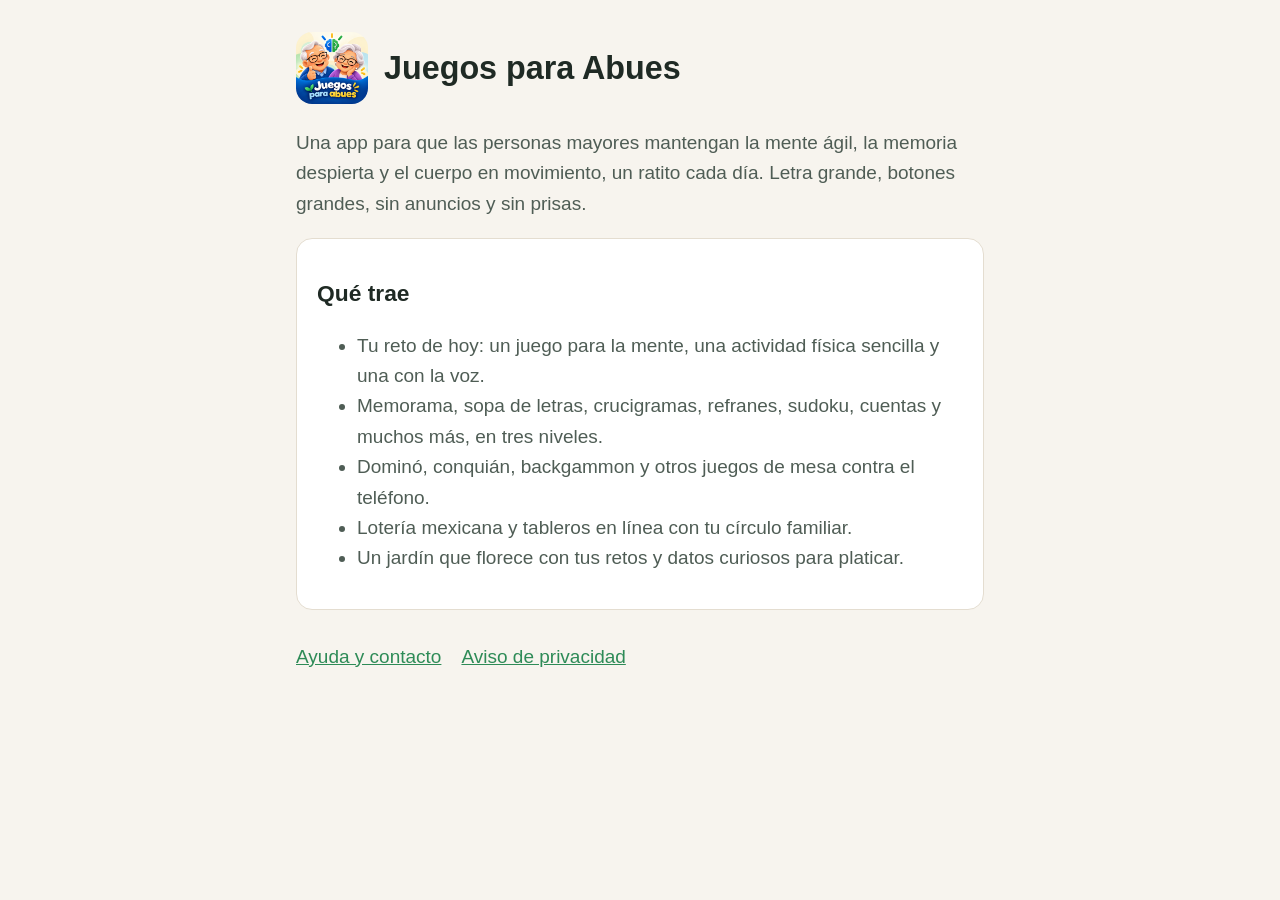
<file: index.html>
<!doctype html>
<html lang="es-MX">
<head>
<meta charset="utf-8">
<meta name="viewport" content="width=device-width, initial-scale=1">
<title>Juegos para Abues</title>
<link rel="stylesheet" href="estilo.css">
</head>
<body>
<main>
<header>
  <img src="icono.png" alt="">
  <h1>Juegos para Abues</h1>
</header>

<p>Una app para que las personas mayores mantengan la mente ágil, la memoria despierta y el cuerpo en
movimiento, un ratito cada día. Letra grande, botones grandes, sin anuncios y sin prisas.</p>

<section>
<h2>Qué trae</h2>
<ul>
  <li>Tu reto de hoy: un juego para la mente, una actividad física sencilla y una con la voz.</li>
  <li>Memorama, sopa de letras, crucigramas, refranes, sudoku, cuentas y muchos más, en tres niveles.</li>
  <li>Dominó, conquián, backgammon y otros juegos de mesa contra el teléfono.</li>
  <li>Lotería mexicana y tableros en línea con tu círculo familiar.</li>
  <li>Un jardín que florece con tus retos y datos curiosos para platicar.</li>
</ul>
</section>

<nav><a href="soporte.html">Ayuda y contacto</a><a href="privacidad.html">Aviso de privacidad</a></nav>
</main>
</body>
</html>
</file>
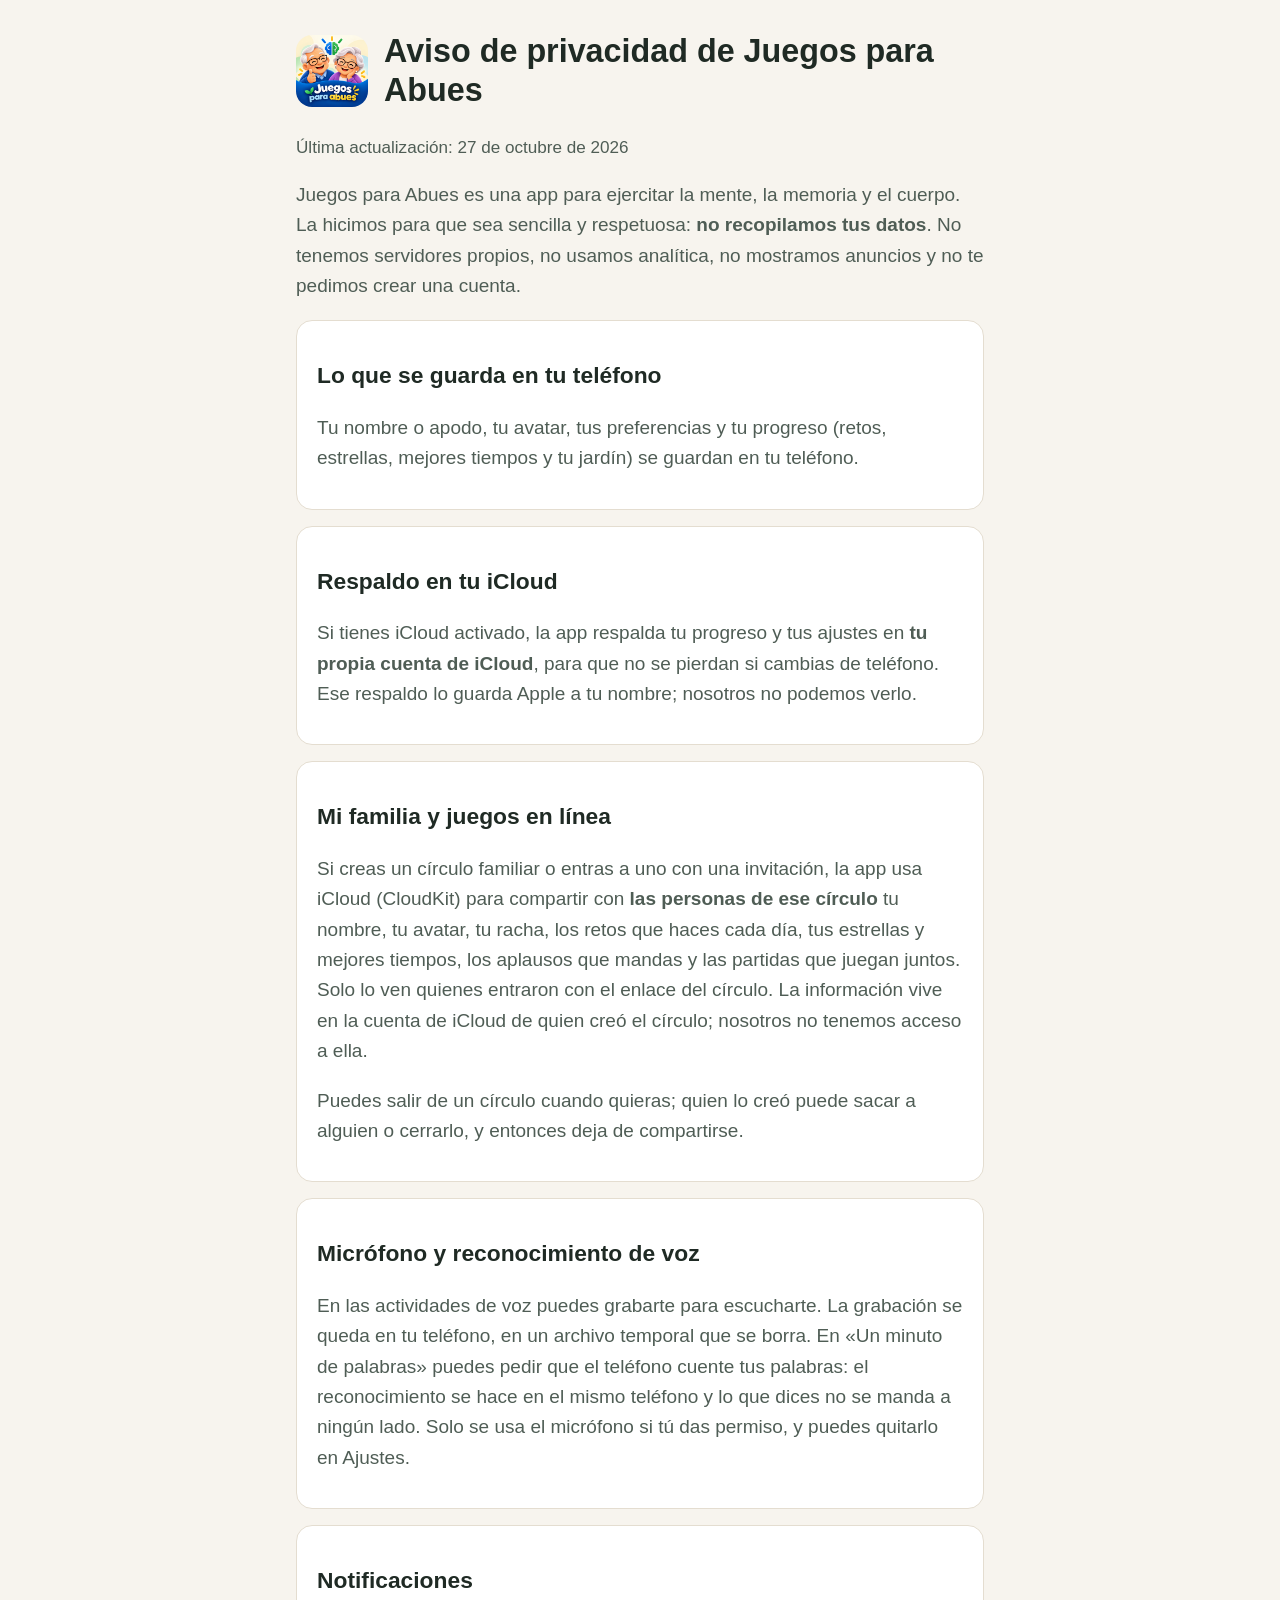
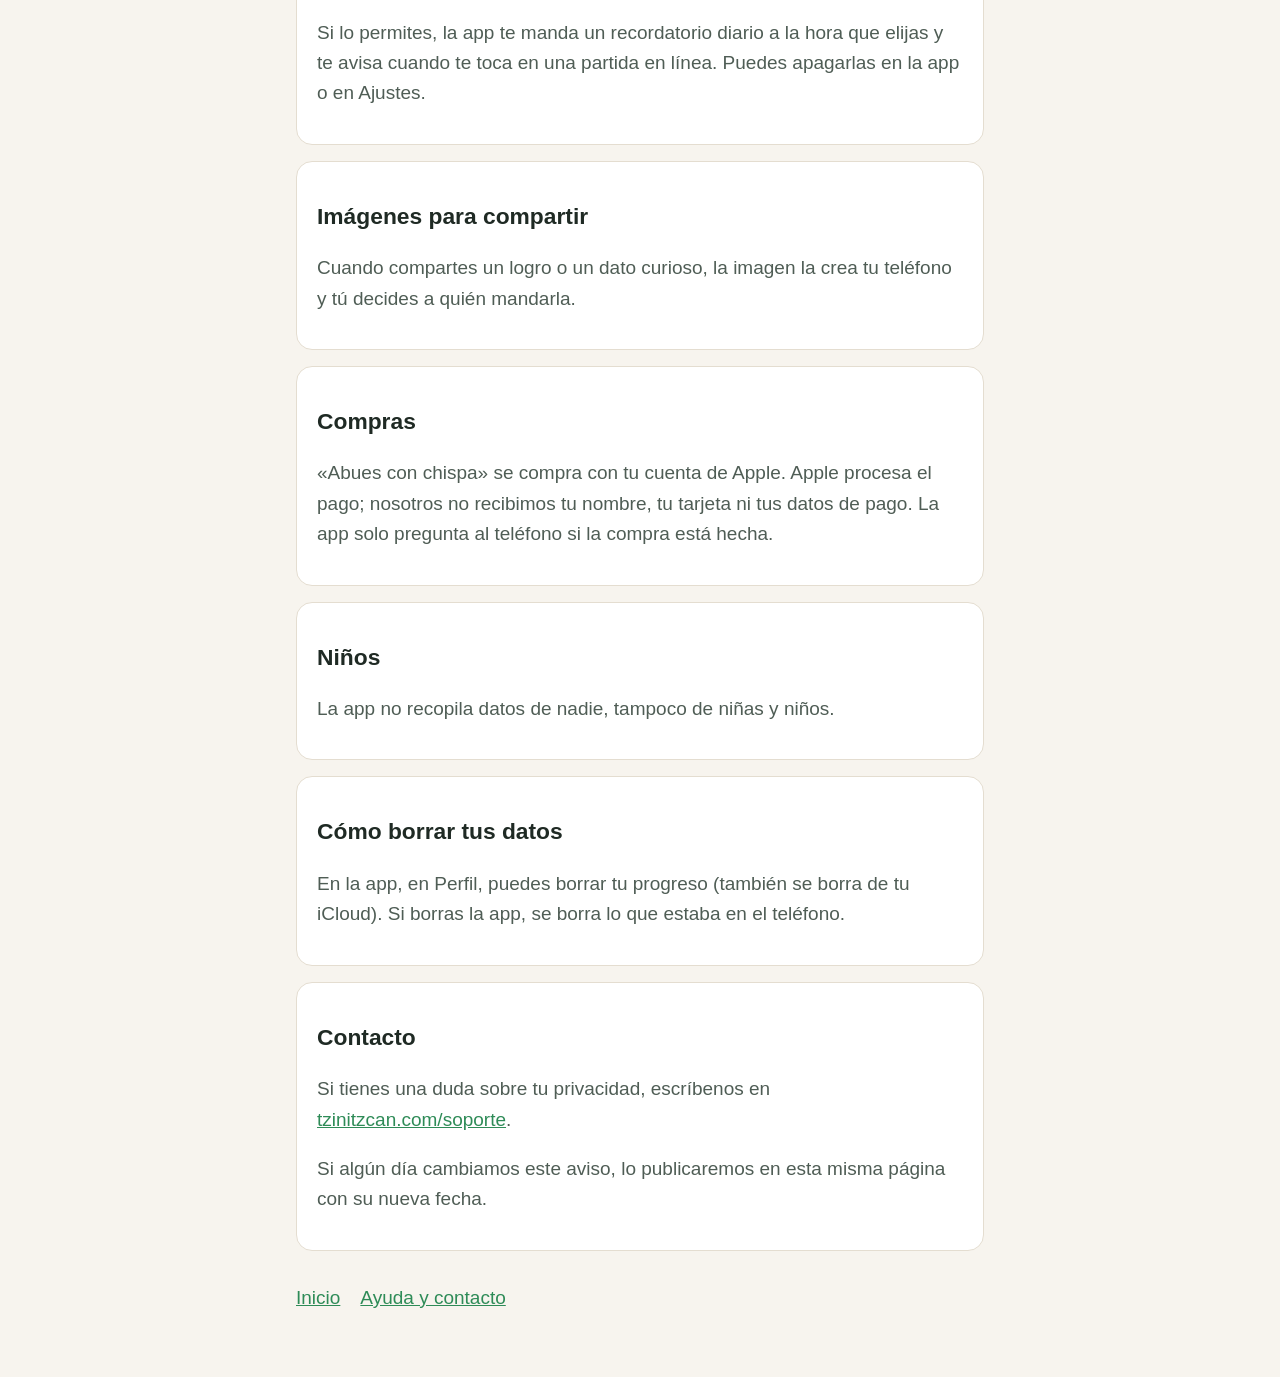
<file: privacidad.html>
<!doctype html>
<html lang="es-MX">
<head>
<meta charset="utf-8">
<meta name="viewport" content="width=device-width, initial-scale=1">
<title>Privacidad · Juegos para Abues</title>
<link rel="stylesheet" href="estilo.css">
</head>
<body>
<main>
<header>
  <img src="icono.png" alt="">
  <h1>Aviso de privacidad de Juegos para Abues</h1>
</header>
<p class="fecha">Última actualización: 27 de octubre de 2026</p>

<p>Juegos para Abues es una app para ejercitar la mente, la memoria y el cuerpo. La hicimos para que sea
sencilla y respetuosa: <strong>no recopilamos tus datos</strong>. No tenemos servidores propios, no usamos
analítica, no mostramos anuncios y no te pedimos crear una cuenta.</p>

<section>
<h2>Lo que se guarda en tu teléfono</h2>
<p>Tu nombre o apodo, tu avatar, tus preferencias y tu progreso (retos, estrellas, mejores tiempos y tu
jardín) se guardan en tu teléfono.</p>
</section>

<section>
<h2>Respaldo en tu iCloud</h2>
<p>Si tienes iCloud activado, la app respalda tu progreso y tus ajustes en <strong>tu propia cuenta de
iCloud</strong>, para que no se pierdan si cambias de teléfono. Ese respaldo lo guarda Apple a tu nombre;
nosotros no podemos verlo.</p>
</section>

<section>
<h2>Mi familia y juegos en línea</h2>
<p>Si creas un círculo familiar o entras a uno con una invitación, la app usa iCloud (CloudKit) para
compartir con <strong>las personas de ese círculo</strong> tu nombre, tu avatar, tu racha, los retos
que haces cada día, tus estrellas y mejores tiempos, los aplausos que mandas y las partidas que juegan
juntos. Solo lo ven quienes entraron con el enlace del círculo. La información vive en la cuenta de
iCloud de quien creó el círculo; nosotros no tenemos acceso a ella.</p>
<p>Puedes salir de un círculo cuando quieras; quien lo creó puede sacar a alguien o cerrarlo, y entonces
deja de compartirse.</p>
</section>

<section>
<h2>Micrófono y reconocimiento de voz</h2>
<p>En las actividades de voz puedes grabarte para escucharte. La grabación se queda en tu teléfono, en un
archivo temporal que se borra. En «Un minuto de palabras» puedes pedir que el teléfono cuente tus
palabras: el reconocimiento se hace en el mismo teléfono y lo que dices no se manda a ningún lado.
Solo se usa el micrófono si tú das permiso, y puedes quitarlo en Ajustes.</p>
</section>

<section>
<h2>Notificaciones</h2>
<p>Si lo permites, la app te manda un recordatorio diario a la hora que elijas y te avisa cuando te toca
en una partida en línea. Puedes apagarlas en la app o en Ajustes.</p>
</section>

<section>
<h2>Imágenes para compartir</h2>
<p>Cuando compartes un logro o un dato curioso, la imagen la crea tu teléfono y tú decides a quién
mandarla.</p>
</section>

<section>
<h2>Compras</h2>
<p>«Abues con chispa» se compra con tu cuenta de Apple. Apple procesa el pago; nosotros no recibimos tu
nombre, tu tarjeta ni tus datos de pago. La app solo pregunta al teléfono si la compra está hecha.</p>
</section>

<section>
<h2>Niños</h2>
<p>La app no recopila datos de nadie, tampoco de niñas y niños.</p>
</section>

<section>
<h2>Cómo borrar tus datos</h2>
<p>En la app, en Perfil, puedes borrar tu progreso (también se borra de tu iCloud). Si borras la app, se
borra lo que estaba en el teléfono.</p>
</section>

<section>
<h2>Contacto</h2>
<p>Si tienes una duda sobre tu privacidad, escríbenos en
<a href="https://tzinitzcan.com/soporte">tzinitzcan.com/soporte</a>.</p>
<p>Si algún día cambiamos este aviso, lo publicaremos en esta misma página con su nueva fecha.</p>
</section>

<nav><a href="index.html">Inicio</a><a href="soporte.html">Ayuda y contacto</a></nav>
</main>
</body>
</html>
</file>
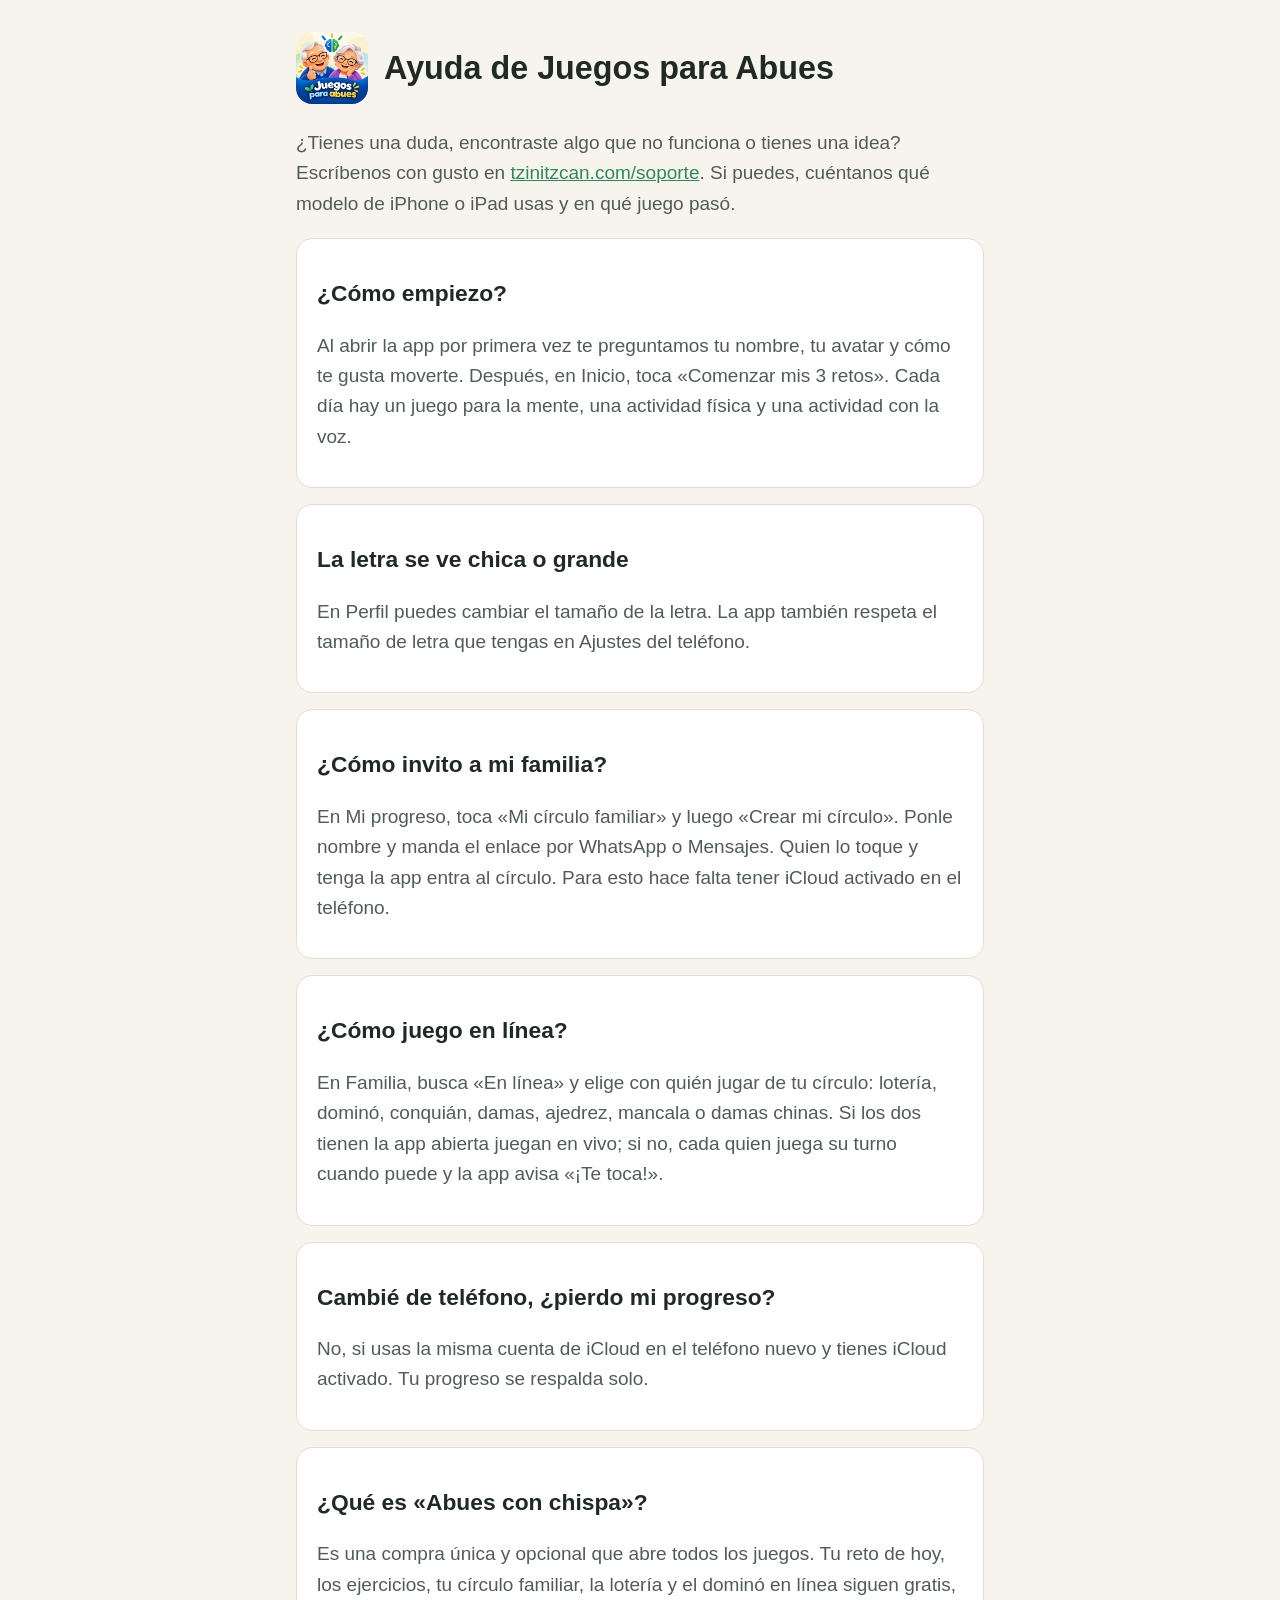
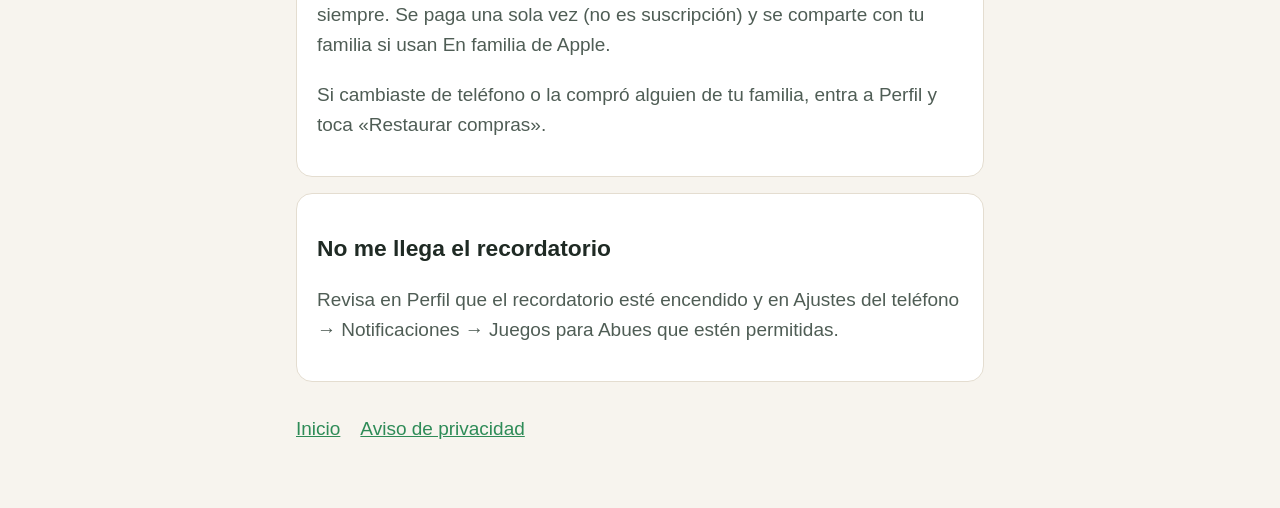
<file: soporte.html>
<!doctype html>
<html lang="es-MX">
<head>
<meta charset="utf-8">
<meta name="viewport" content="width=device-width, initial-scale=1">
<title>Ayuda · Juegos para Abues</title>
<link rel="stylesheet" href="estilo.css">
</head>
<body>
<main>
<header>
  <img src="icono.png" alt="">
  <h1>Ayuda de Juegos para Abues</h1>
</header>

<p>¿Tienes una duda, encontraste algo que no funciona o tienes una idea? Escríbenos con gusto en
<a href="https://tzinitzcan.com/soporte">tzinitzcan.com/soporte</a>. Si puedes, cuéntanos qué modelo de iPhone o iPad
usas y en qué juego pasó.</p>

<section>
<h2>¿Cómo empiezo?</h2>
<p>Al abrir la app por primera vez te preguntamos tu nombre, tu avatar y cómo te gusta moverte. Después,
en Inicio, toca «Comenzar mis 3 retos». Cada día hay un juego para la mente, una actividad física y una
actividad con la voz.</p>
</section>

<section>
<h2>La letra se ve chica o grande</h2>
<p>En Perfil puedes cambiar el tamaño de la letra. La app también respeta el tamaño de letra que tengas
en Ajustes del teléfono.</p>
</section>

<section>
<h2>¿Cómo invito a mi familia?</h2>
<p>En Mi progreso, toca «Mi círculo familiar» y luego «Crear mi círculo». Ponle nombre y manda el enlace
por WhatsApp o Mensajes. Quien lo toque y tenga la app entra al círculo. Para esto hace falta tener
iCloud activado en el teléfono.</p>
</section>

<section>
<h2>¿Cómo juego en línea?</h2>
<p>En Familia, busca «En línea» y elige con quién jugar de tu círculo: lotería, dominó, conquián, damas,
ajedrez, mancala o damas chinas. Si los dos tienen la app abierta juegan en vivo; si no, cada quien
juega su turno cuando puede y la app avisa «¡Te toca!».</p>
</section>

<section>
<h2>Cambié de teléfono, ¿pierdo mi progreso?</h2>
<p>No, si usas la misma cuenta de iCloud en el teléfono nuevo y tienes iCloud activado. Tu progreso se
respalda solo.</p>
</section>

<section>
<h2>¿Qué es «Abues con chispa»?</h2>
<p>Es una compra única y opcional que abre todos los juegos. Tu reto de hoy, los ejercicios, tu círculo
familiar, la lotería y el dominó en línea siguen gratis, siempre. Se paga una sola vez (no es suscripción) y
se comparte con tu familia si usan En familia de Apple.</p>
<p>Si cambiaste de teléfono o la compró alguien de tu familia, entra a Perfil y toca «Restaurar compras».</p>
</section>

<section>
<h2>No me llega el recordatorio</h2>
<p>Revisa en Perfil que el recordatorio esté encendido y en Ajustes del teléfono → Notificaciones →
Juegos para Abues que estén permitidas.</p>
</section>

<nav><a href="index.html">Inicio</a><a href="privacidad.html">Aviso de privacidad</a></nav>
</main>
</body>
</html>
</file>
<file: estilo.css>
:root {
  --fondo: #f7f4ee;
  --tarjeta: #ffffff;
  --texto: #1f2a24;
  --suave: #4f5d55;
  --verde: #2e8b57;
  --orilla: #e4ddd0;
}
@media (prefers-color-scheme: dark) {
  :root {
    --fondo: #151a17;
    --tarjeta: #1f2622;
    --texto: #eef2ef;
    --suave: #b7c2bb;
    --verde: #5cc48a;
    --orilla: #2f3832;
  }
}
* { box-sizing: border-box; }
body {
  margin: 0;
  background: var(--fondo);
  color: var(--texto);
  font: 19px/1.6 -apple-system, BlinkMacSystemFont, "Segoe UI", Roboto, sans-serif;
}
main { max-width: 720px; margin: 0 auto; padding: 32px 16px 64px; }
header { display: flex; align-items: center; gap: 16px; margin-bottom: 24px; }
header img { width: 72px; height: 72px; border-radius: 16px; }
h1 { font-size: 1.7em; line-height: 1.2; margin: 0; }
h2 { font-size: 1.2em; margin: 32px 0 8px; }
p, li { color: var(--suave); }
a { color: var(--verde); }
section {
  background: var(--tarjeta);
  border: 1px solid var(--orilla);
  border-radius: 16px;
  padding: 4px 20px 16px;
  margin: 16px 0;
}
nav { margin-top: 32px; display: flex; gap: 20px; flex-wrap: wrap; }
.fecha { font-size: 0.9em; }
</file>
